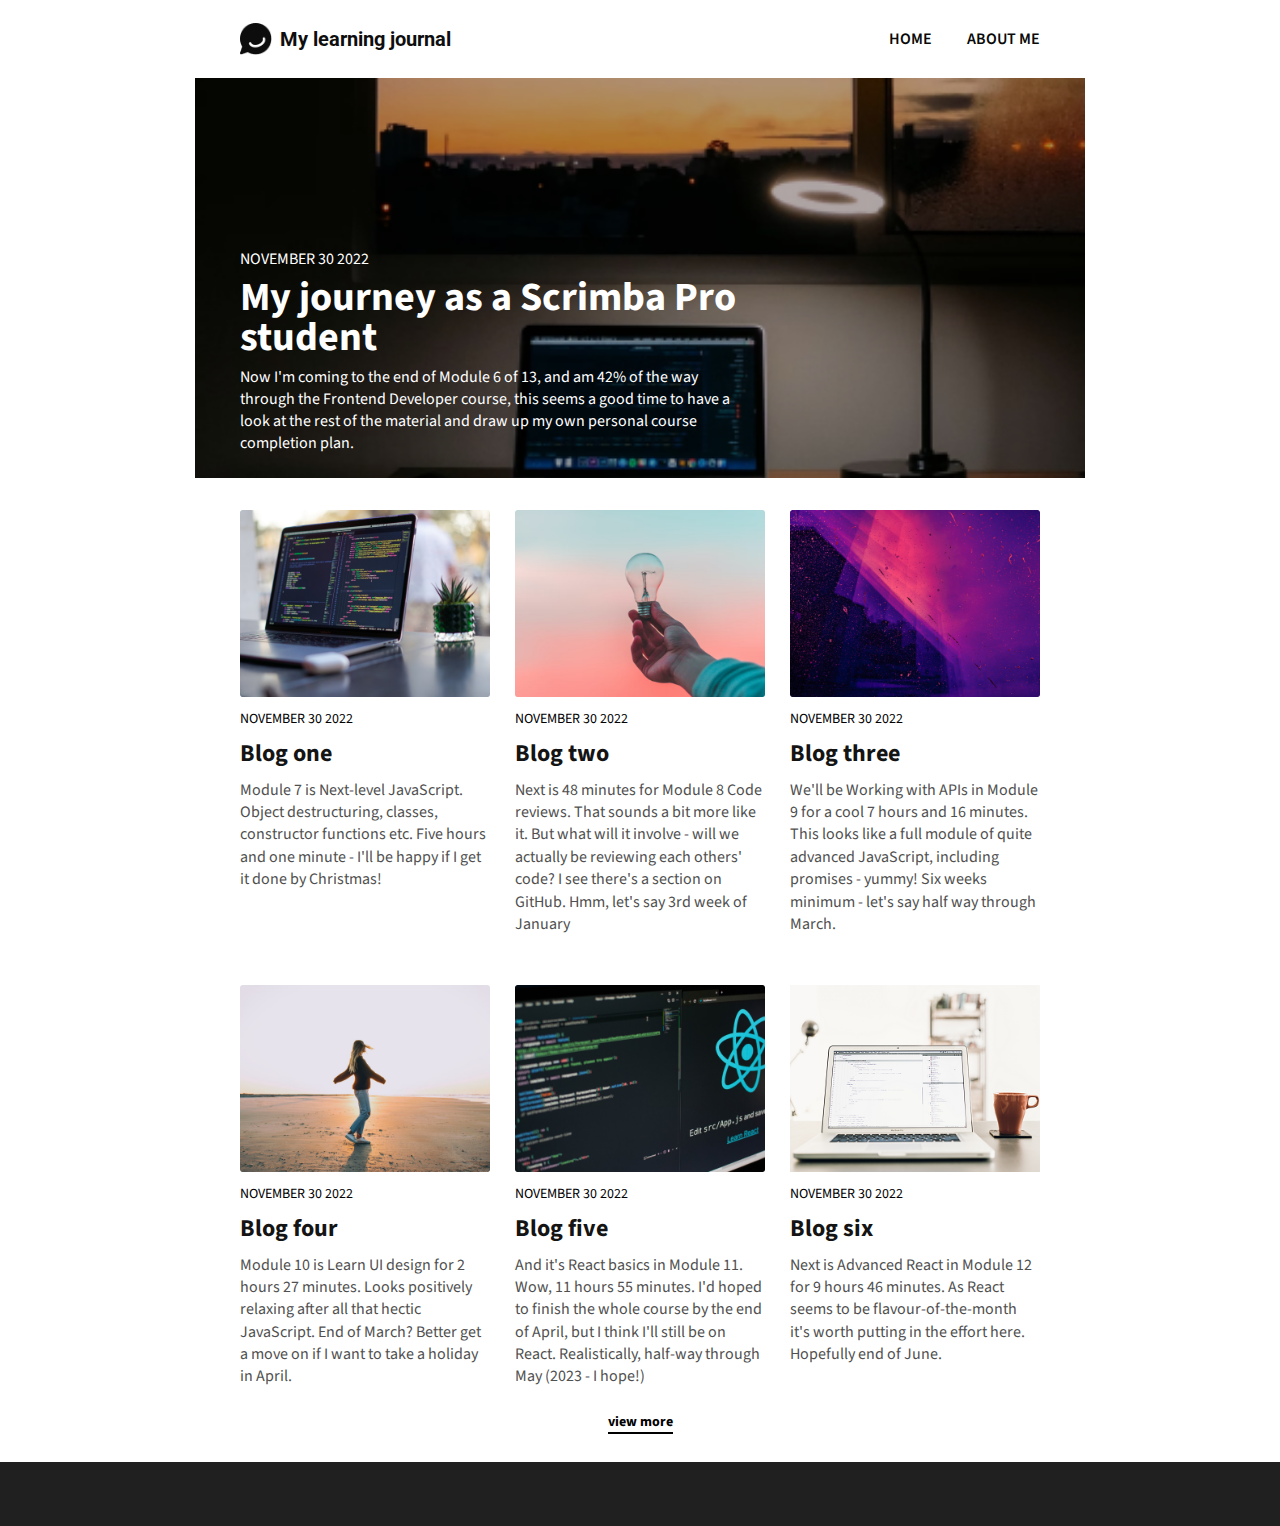
<file: index.html>
<!DOCTYPE html>
<html lang="en">
    <head>
        <meta charset="UTF-8">
        <meta http-equiv="X-UA-Compatible" content="IE=edge">
        <!-- viewport meta tag -->
        <meta name="viewport" content="width=device-width, initial-scale=1.0">
        <title>My Learning Journal</title>
        <!-- site stylesheet -->
        <link rel="stylesheet" href="css/style.css">
        <!-- google fonts -->
        <link rel="preconnect" href="https://fonts.googleapis.com">
        <link rel="preconnect" href="https://fonts.gstatic.com" crossorigin>
        <link href="https://fonts.googleapis.com/css2?family=Roboto:wght@700&family=Source+Sans+Pro:wght@400;600;700&display=swap" rel="stylesheet">
        <!-- Font Awesome CDN -->
        <link rel="stylesheet" href="https://cdnjs.cloudflare.com/ajax/libs/font-awesome/6.2.0/css/all.min.css" integrity="sha512-xh6O/CkQoPOWDdYTDqeRdPCVd1SpvCA9XXcUnZS2FmJNp1coAFzvtCN9BmamE+4aHK8yyUHUSCcJHgXloTyT2A==" crossorigin="anonymous" referrerpolicy="no-referrer" />
    </head>
<body>
    <header>
        <div class="container header-container" id="header-container">
            <!-- header renders here -->
        </div>
    </header>
    <main>
        <a href="feature.html" class="intro-link">
            <section class="intro home-intro">
                <img class="intro-img home-intro-img" src="images/article-image-hero.png" alt="laptop on desk with sunset">
                <div class="intro-info home-intro-info">
                    <p class="date intro-date">November 30 2022</p>
                    <h2>My journey as a Scrimba Pro student</h2>
                    <p class="intro-text">Now I'm coming to the end of Module 6 of 13, and am 42% of the way through the Frontend Developer course, this seems a good time to have a look at the rest of the material and draw up my own personal course completion plan.</p>
                </div>
            </section>
        </a>
        
        <section class="cards">
            <div class="container card-container" id="card-container">
                <!-- cards render here -->
            </div>
            <button type="button" class="view-more-btn" id="view-more-btn">view more</button>

        </section>

    </main>
    <footer>
        <!-- footer renders here -->
    </footer>
<script src="journal.js" type="module"></script>
</body>
</html>
</file>
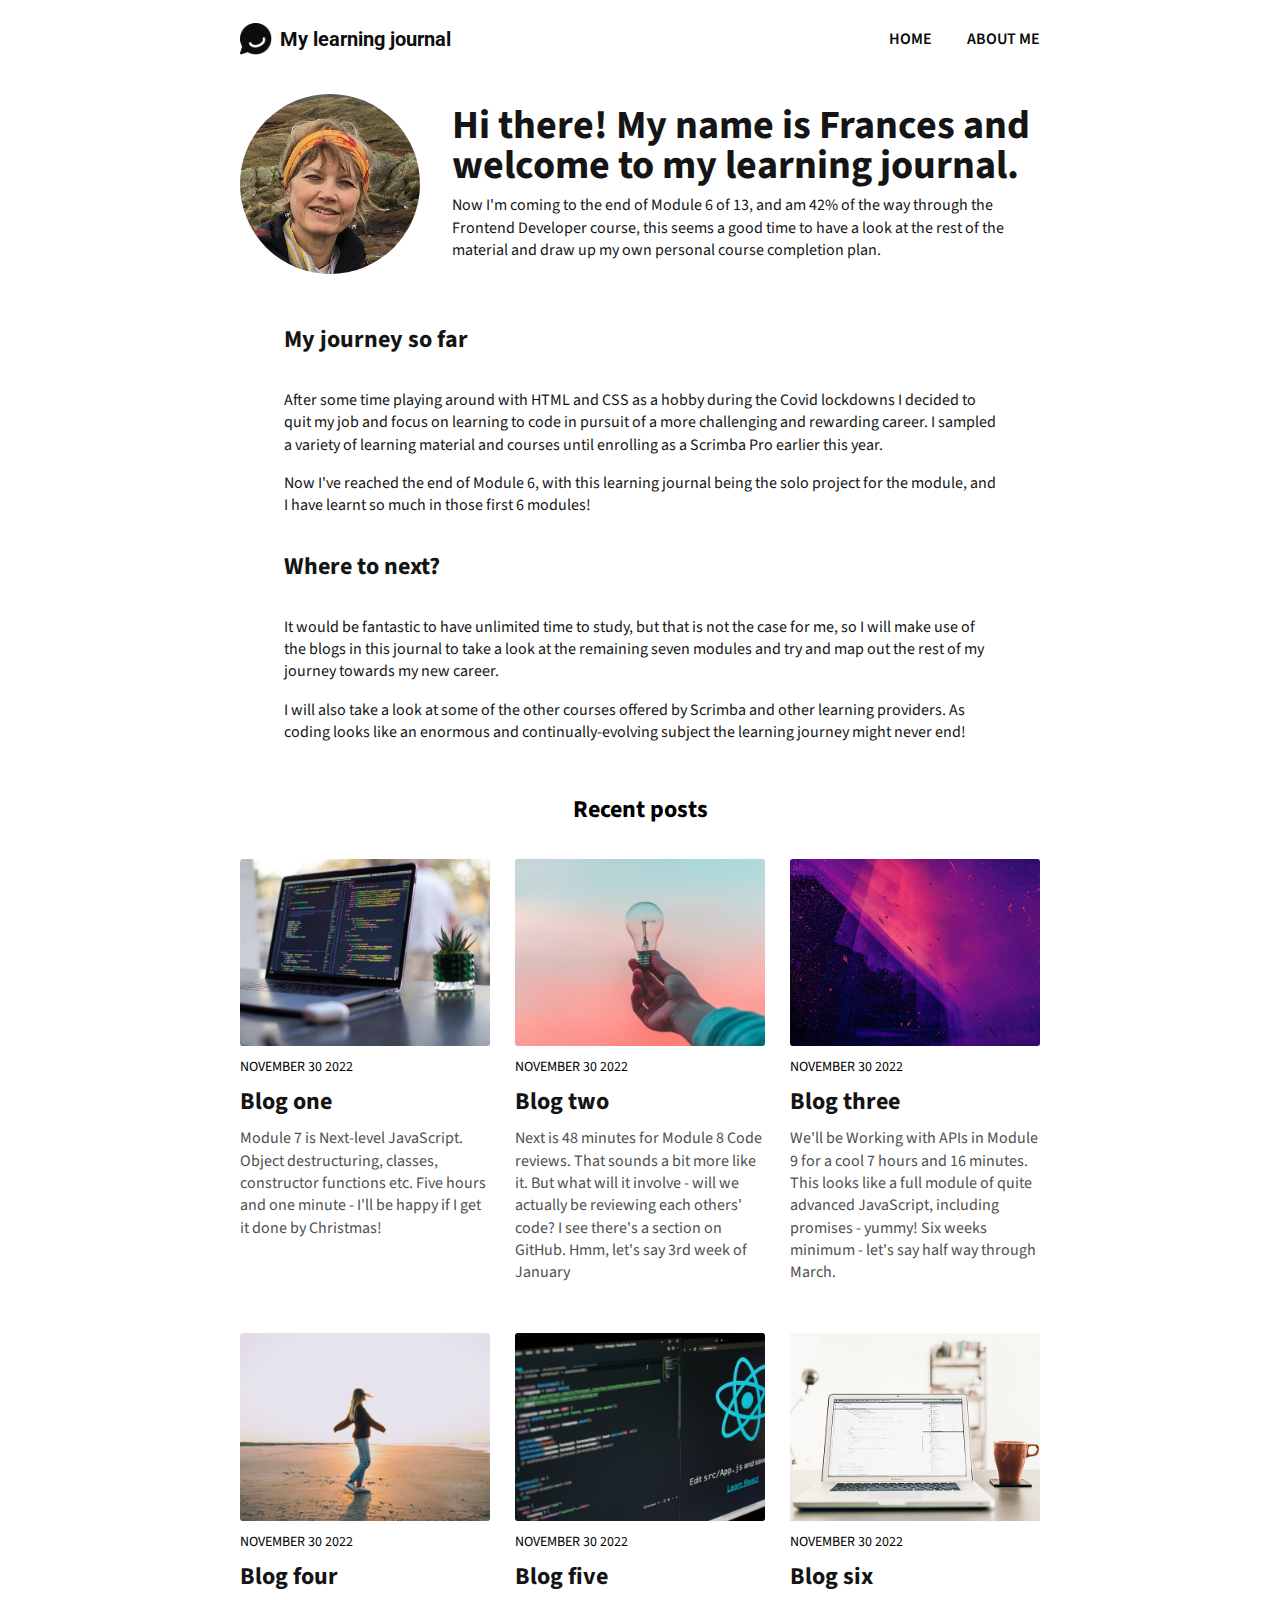
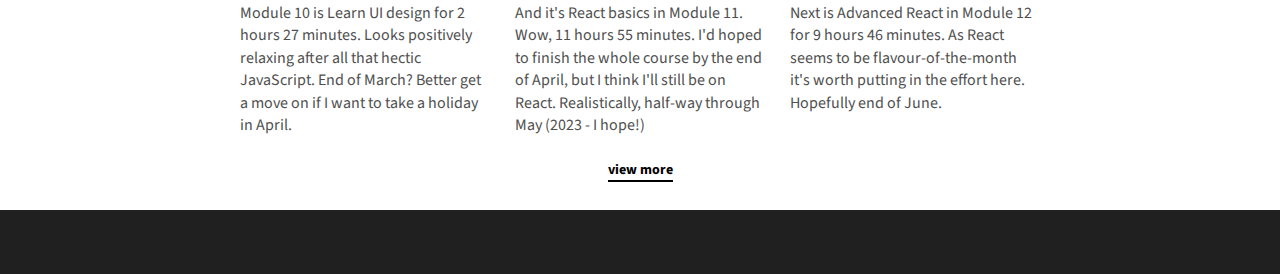
<file: about.html>
<!DOCTYPE html>
<html lang="en">
<head>
    <meta charset="UTF-8">
    <meta http-equiv="X-UA-Compatible" content="IE=edge">
    <!-- viewport meta tag -->
    <meta name="viewport" content="width=device-width, initial-scale=1.0">
    <title>My Learning Journal</title>
    <!-- site stylesheet -->
    <link rel="stylesheet" href="css/style.css">
    <!-- google fonts -->
    <link rel="preconnect" href="https://fonts.googleapis.com">
    <link rel="preconnect" href="https://fonts.gstatic.com" crossorigin>
    <link href="https://fonts.googleapis.com/css2?family=Roboto:wght@700&family=Source+Sans+Pro:wght@400;600;700&display=swap" rel="stylesheet">
    <!-- Font Awesome CDN -->
	<link rel="stylesheet" href="https://cdnjs.cloudflare.com/ajax/libs/font-awesome/6.2.0/css/all.min.css" integrity="sha512-xh6O/CkQoPOWDdYTDqeRdPCVd1SpvCA9XXcUnZS2FmJNp1coAFzvtCN9BmamE+4aHK8yyUHUSCcJHgXloTyT2A==" crossorigin="anonymous" referrerpolicy="no-referrer" />
</head>
<body>
    <header>
        <div class="container header-container" id="header-container">
            <!-- header renders here -->
        </div>
    </header>
    <main>
        <section class="intro feature-intro">
            <div class="intro-info about-intro-info">
                <img class="about-img" src="images/frances.jpg" alt="Frances">
                <div class="about-intro-wrapper">
                    <h2>Hi there! My name is Frances and welcome to my learning journal.</h2>
                    <p class="intro-text">Now I'm coming to the end of Module 6 of 13, and am 42% of the way through the Frontend Developer course, this seems a good time to have a look at the rest of the material and draw up my own personal course completion plan.</p>
                </div>
                
            </div>
            <div class="intro-detail">
                <h4 class="no-top-margin">My journey so far</h4>
                <p class="intro-detail-text">
                    After some time playing around with HTML and CSS as a hobby during the Covid lockdowns I decided to quit my job and focus on learning to code in pursuit of a more challenging and rewarding career. I sampled a variety of learning material and courses until enrolling as a Scrimba Pro earlier this year. 
                </p>
                <p class="intro-detail-text">
                    Now I've reached the end of Module 6, with this learning journal being the solo project for the module, and I have learnt so much in those first 6 modules! 
                </p>

                <h4>Where to next?</h4>
                <p class="intro-detail-text">
                    It would be fantastic to have unlimited time to study, but that is not the case for me, so I will make use of the blogs in this journal to take a look at the remaining seven modules and try and map out the rest of my journey towards my new career.  
                </p>
                <p class="intro-detail-text">
                    I will also take a look at some of the other courses offered by Scrimba and other learning providers. As coding looks like an enormous and continually-evolving subject the learning journey might never end! 
                </p>
            </div>
        </section>
        
        <section class="cards">
            <h4 class="cards-heading no-top-margin">Recent posts</h4>
            <div class="container card-container" id="card-container">
                <!-- cards render here -->
            </div>
            <button type="button" class="view-more-btn" id="view-more-btn">view more</button>

        </section>

    </main>
    <footer>
        <!-- footer renders here -->
    </footer>
<script src="journal.js" type="module"></script>
</body>
</html>
</file>
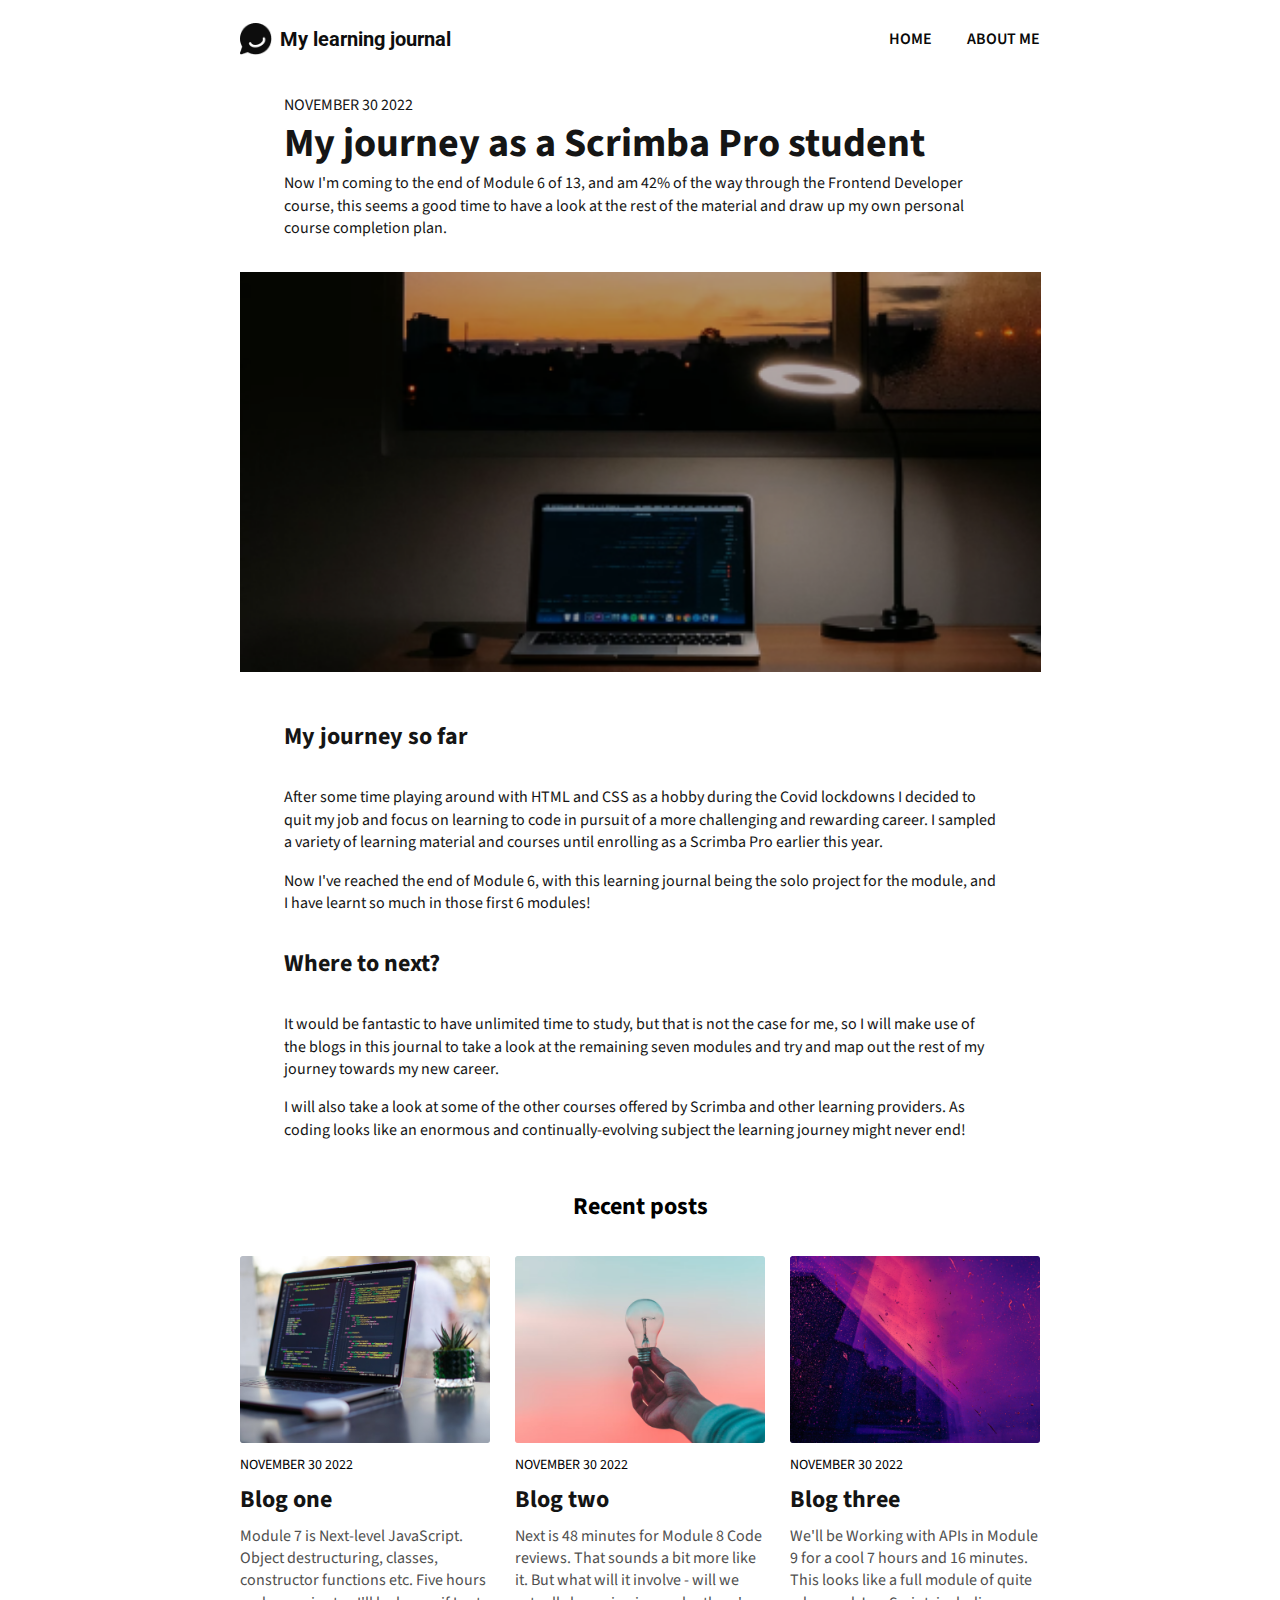
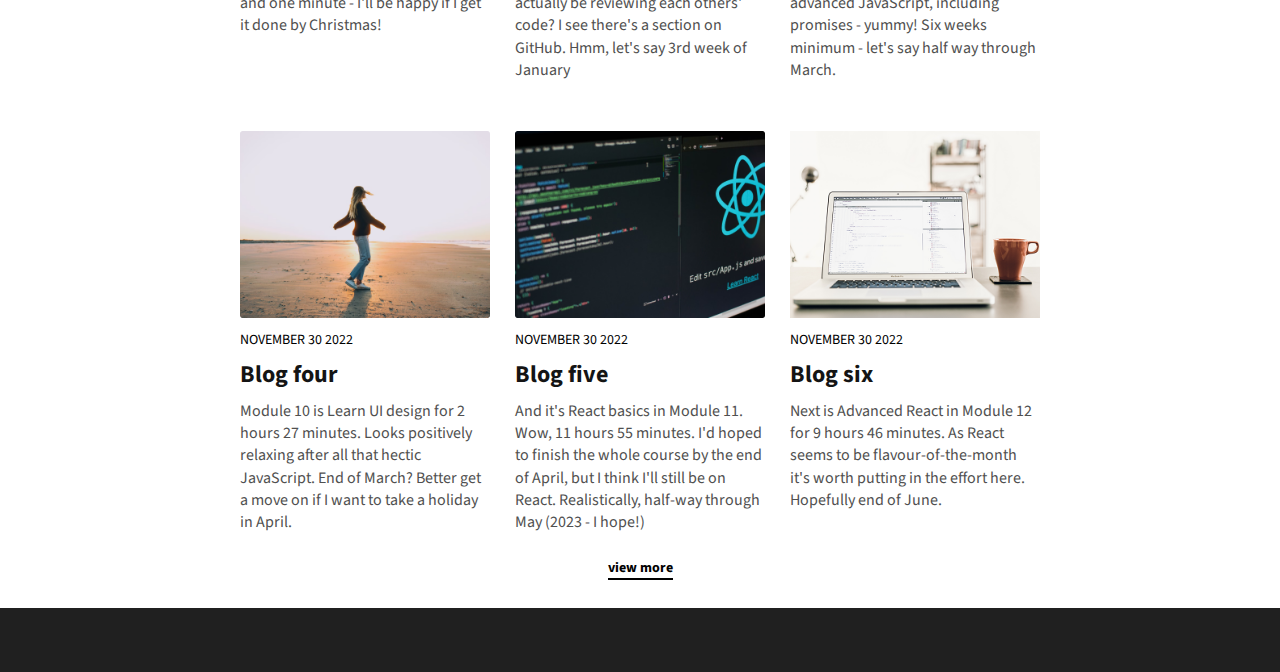
<file: feature.html>
<!DOCTYPE html>
<html lang="en">
    <head>
        <meta charset="UTF-8">
        <meta http-equiv="X-UA-Compatible" content="IE=edge">
        <!-- viewport meta tag -->
        <meta name="viewport" content="width=device-width, initial-scale=1.0">
        <title>My Learning Journal</title>
        <!-- site stylesheet -->
        <link rel="stylesheet" href="css/style.css">
        <!-- google fonts -->
        <link rel="preconnect" href="https://fonts.googleapis.com">
        <link rel="preconnect" href="https://fonts.gstatic.com" crossorigin>
        <link href="https://fonts.googleapis.com/css2?family=Roboto:wght@700&family=Source+Sans+Pro:wght@400;600;700&display=swap" rel="stylesheet">
        <!-- Font Awesome CDN -->
        <link rel="stylesheet" href="https://cdnjs.cloudflare.com/ajax/libs/font-awesome/6.2.0/css/all.min.css" integrity="sha512-xh6O/CkQoPOWDdYTDqeRdPCVd1SpvCA9XXcUnZS2FmJNp1coAFzvtCN9BmamE+4aHK8yyUHUSCcJHgXloTyT2A==" crossorigin="anonymous" referrerpolicy="no-referrer" />
    </head>
<body>
    <header>
        <div class="container header-container" id="header-container">
            <!-- header renders here -->
        </div>
    </header>
    <main>
        <section class="intro feature-intro">
            <img class="intro-img feature-intro-img" src="images/article-image-hero.png" alt="laptop on desk with sunset">
            <div class="intro-info feature-intro-info">
                <p class="date intro-date">November 30 2022</p>
                <h2>My journey as a Scrimba Pro student</h2>
                <p class="intro-text">Now I'm coming to the end of Module 6 of 13, and am 42% of the way through the Frontend Developer course, this seems a good time to have a look at the rest of the material and draw up my own personal course completion plan.</p>
            </div>
            <div class="intro-detail">
                <h4>My journey so far</h4>
                <p class="intro-detail-text">
                    After some time playing around with HTML and CSS as a hobby during the Covid lockdowns I decided to quit my job and focus on learning to code in pursuit of a more challenging and rewarding career. I sampled a variety of learning material and courses until enrolling as a Scrimba Pro earlier this year.
                </p>
                <p class="intro-detail-text">
                    Now I've reached the end of Module 6, with this learning journal being the solo project for the module, and I have learnt so much in those first 6 modules!
                </p>

                <h4>Where to next?</h4>
                <p class="intro-detail-text">
                    It would be fantastic to have unlimited time to study, but that is not the case for me, so I will make use of the blogs in this journal to take a look at the remaining seven modules and try and map out the rest of my journey towards my new career.
                </p>
                <p class="intro-detail-text">
                    I will also take a look at some of the other courses offered by Scrimba and other learning providers. As coding looks like an enormous and continually-evolving subject the learning journey might never end!
                </p>
            </div>
        </section>
        
        <section class="cards">
            <h4 class="cards-heading no-top-margin">Recent posts</h4>
            <div class="container card-container" id="card-container">
                <!-- cards render here -->
            </div>
            <button type="button" class="view-more-btn" id="view-more-btn">view more</button>

        </section>

    </main>
    <footer>
        <!-- footer renders here -->
    </footer>
<script src="journal.js" type="module"></script>
</body>
</html>
</file>
<file: css/style.css>
*{
    box-sizing: border-box;
}

html, 
body {
    margin: 0;
    padding: 0;
    font-family: 'Source Sans Pro', sans-serif; 
    background-color: #fff;
}

img{
    display: block;
}

/* navigation */

nav{
    margin-left: auto;
    position: relative;
}

nav ul{
    list-style: none;
    padding: 0;
}

nav li{
    display: inline-block;
    padding: 0;

}

nav li:last-child{
    margin-left: 2em;
}

nav a{
    text-decoration: none;
    font-size: .75rem;
    text-transform: uppercase;
    color: #090909;
    font-weight: 600;
}

nav a:hover,
nav a:focus{
    color: #505050;
}

nav a:active{
    color: #808080;
}

.menu-icon{
    display: none;
    font-size: 1.25em;
    color:#0E0E0E;
    margin: .75em 0;
}

.menu-icon:hover,
.menu-icon:focus{
    cursor: pointer;
}

.home-intro:hover{
    transform: scale(1.01);
}

.intro-link{
    text-decoration: none;
}

.view-more-btn{
    display: block;
    padding: 0;
    margin: 0 auto 2em auto;
    outline: none;
    border: none;
    border-bottom: 2px solid;
    background-color: #fff;
    font-family: inherit;
    font-size: .875rem;
    font-weight: 700;
    color: #000;
}

.view-more-btn:hover,
.view-more-btn:focus{
    color:#505050;
}

.view-more-btn:active{
    color:#202020;
}

/* layout */

.container{
    max-width: 800px;
    width: 90%;
    margin: 0 auto;
}

.header-container{
    display: flex;
    justify-content: left;
    align-items: center;
    padding: .25em 0;
}

.intro{
    display: grid;
    max-width: 890px;
    margin: 0 auto 2em auto;
}

.home-intro{
    grid-template-columns: 5% 1fr 5%;
    grid-template-rows: auto 1.5em;
    color: #fff;
    background-color: #202020;
    transition: transform 0.2s;
}

.feature-intro{
    grid-template-columns: 5% 5% 1fr 5% 5%;
    grid-template-rows: repeat(3, auto);
    grid-row-gap: 1em;
    color: #151515;
    background-color: #fff;
}

.intro-img,
.card-img{
    width: 100%;
    object-fit: cover;
}

.intro-img{
    object-position: top;
}

.home-intro-img{
    grid-column: 1 / -1;
    grid-row: 1 / -1;
}

.feature-intro-img,
.intro-detail,
.feature-intro-info,
.about-intro-info{
    grid-column: 2 / -2;
}

.about-intro-info{
    display: flex;
    flex-direction: column;
}

.feature-intro-img{
    grid-row: 2;
    margin-top: 1em;
}

.intro-detail{
    grid-row: 3;
    color: #151515;
}

.intro-info{
    grid-row: 1;
}

.home-intro-info{
    grid-column: 2;
    align-self: end;
    max-width: 500px;
}

.feature-intro-info p,
.about-intro-info p,
.intro-detail p{
    line-height: 1.4;
}

.no-top-margin{
    margin-top: 0;
}

.about-img{
    width: 180px;
    height: 180px;
    border-radius: 50%;
    margin: 1em 0;
}

.cards{
    text-align: center;
}  

.card-container{
    display: grid;
    grid-template-columns: repeat(auto-fit, minmax(200px, 1fr));
    gap: 2vw;
    text-align: left;
}

footer{
    color: #ECECEC;
    background-color: #202020;
    text-align: center;
    padding: 2em;
}

/* typography */

.date{
    text-transform: uppercase;
}

.blog-logo{
    width: 1.5rem;
    height: 1.5rem;
    margin-right: .2em;
}

h1,
h3,
h4,
h5{
    font-weight: 700;
}

h1{
    font-family: 'Roboto', sans-serif; 
    font-size: .875rem;
    color: #0E0E0E; 
}

h2{
    font-size: 8vw;
    margin: 0;
    line-height: 1;
}

h3{
    font-size: 1.5rem;
    color: #141414;
    margin: 0;
}

h4,
.intro-detail-text,
.intro-text,
.card-text{
    font-size: 1rem;
}

.intro-detail-text,
.card-date,
.copyright{
    font-weight: 400;
}

h5, 
.copyright,
.intro-date{
    font-size: .75rem;

}

h5, .copyright{
    margin: 0;
}

.intro-date{
    margin-bottom: .5em;
}

.intro-text{
    margin: .5em 0 0 0;
}

.card-date{
    font-size: .875rem;
    color: #000;
    margin: .8em 0 .5em 0;
}

.card-text{
    color: #505050;
    margin: .5em 0 1.5em 0;
    line-height: 1.4;
}

@media(max-width: 479px){ 
    .menu-icon{
        display: block;
    }

    .hidden{
        display: none;
    }

    nav ul{
        position: absolute;
        top: 2.4em;
        right: -5vw;
        width: 7em;
        background-color: #fff;
        text-align: right;
        z-index: 1;
    }

    nav li{
        display: block;
        padding: 1em 5vw 0 0;
    }

    nav li:last-child{
        margin-left: 0;
        padding-bottom: 1.5em;
    }

    nav a{
        font-size: 1rem;
    }
}

@media(min-width: 480px){

    .intro-img{
        max-height: 400px;
    }

    h1{
        font-size: 1.25rem;
    }

    h2{
        font-size: 2.5rem;
    }

    h4{
        font-size: 1.5rem;
    }

    .blog-logo{
        width: 2rem;
        height: 2rem;
        margin-right: .5em;
    }

    nav a{
        font-size: 1rem;
    }

    .header-container{
        padding: .75em 0;
    }

    .intro-date{
        font-size: 1rem;
    }

    .feature-intro-img,
    .about-intro-info{
        grid-column: 2 / -2;
    }
   
    .intro-detail,
    .feature-intro-info {
        grid-column: 3;
    }
}

@media(min-width: 900px){
    .about-intro-info{
        flex-direction: row;
        justify-content: space-between;
        align-items: center;
    }

    .about-intro-wrapper{
        margin-left: 2em;
    }
}
</file>
